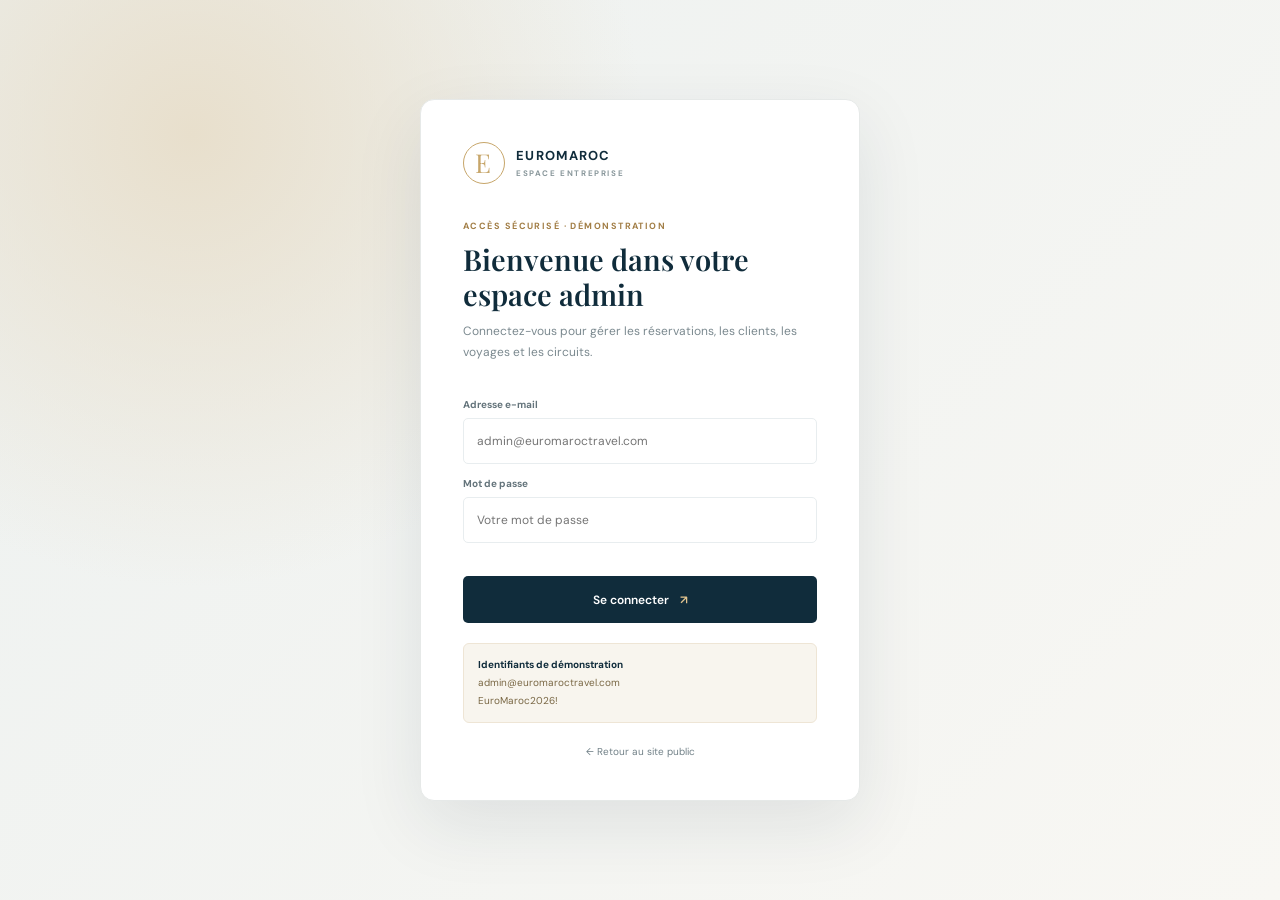
<file: crm/index.html>
<!doctype html><html lang="fr"><head><meta charset="utf-8"><meta name="viewport" content="width=device-width,initial-scale=1"><title>EuroMaroc Travel — Espace entreprise</title><link rel="preconnect" href="https://fonts.googleapis.com"><link href="https://fonts.googleapis.com/css2?family=DM+Sans:wght@400;500;600;700&family=Playfair+Display:wght@600&display=swap" rel="stylesheet"><link rel="stylesheet" href="../css/crm.css"></head><body>
<section id="login-screen" class="login-screen">
  <form id="login-form" class="login-card">
    <a class="login-logo" href="../index.html"><span>E</span><b>EUROMAROC<small>ESPACE ENTREPRISE</small></b></a>
    <div class="login-kicker">ACCÈS SÉCURISÉ · DÉMONSTRATION</div>
    <h1>Bienvenue dans votre espace admin</h1>
    <p>Connectez-vous pour gérer les réservations, les clients, les voyages et les circuits.</p>
    <label for="login-email">Adresse e-mail</label>
    <input id="login-email" type="email" autocomplete="username" placeholder="admin@euromaroctravel.com" required>
    <label for="login-password">Mot de passe</label>
    <input id="login-password" type="password" autocomplete="current-password" placeholder="Votre mot de passe" required>
    <p id="login-error" class="login-error" aria-live="polite"></p>
    <button class="login-submit" type="submit">Se connecter <span>↗</span></button>
    <div class="login-demo"><b>Identifiants de démonstration</b><br>admin@euromaroctravel.com<br>EuroMaroc2026!</div>
    <a class="back-public" href="../index.html">← Retour au site public</a>
  </form>
</section>
<div id="crm-app" hidden>
<aside class="sidebar"><a class="logo" href="../index.html"><span>E</span><b>EUROMAROC<small>ESPACE ENTREPRISE</small></b></a><div class="side-label">ESPACE DE TRAVAIL</div><button class="side-link active" data-page="dashboard">▦ <span>Tableau de bord</span></button><button class="side-link" data-page="bookings">▤ <span>Réservations</span><i id="pending-count">2</i></button><button class="side-link" data-page="clients">♙ <span>Clients</span></button><button class="side-link" data-page="tours">✧ <span>Voyages</span></button><button class="side-link" data-page="circuits">⌁ <span>Circuits</span></button><div class="side-bottom"><span class="demo-dot"></span> Mode démonstration<br><a href="../index.html">↗ Voir le site public</a></div></aside><main class="main"><header class="topbar"><div><span class="crumb">EuroMaroc Travel</span><b id="page-title">Tableau de bord</b></div><div class="top-actions"><span class="demo-pill">DONNÉES DE DÉMONSTRATION</span><div class="avatar">EM</div><button id="logout-btn" class="logout-btn" type="button">Déconnexion ↗</button></div></header><section id="view" class="view"></section></main><div id="modal" class="modal hidden"><div class="modal-card"><button class="modal-close" id="close-modal">×</button><div id="modal-content"></div></div></div></div>
<script src="../js/data.js"></script><script src="crm.js"></script></body></html>
</file>
<file: css/crm.css>
:root{--navy:#102c3b;--navy2:#183d4b;--gold:#c7a66a;--bg:#f5f7f8;--ink:#24343c;--muted:#7b898f;--line:#e8edef}*{box-sizing:border-box}body{margin:0;background:var(--bg);color:var(--ink);font-family:'DM Sans',sans-serif;font-size:13px}.sidebar{position:fixed;inset:0 auto 0 0;width:245px;background:var(--navy);color:#d5e0e2;padding:26px 17px;display:flex;flex-direction:column;z-index:3}.logo{display:flex;align-items:center;gap:10px;color:#fff;text-decoration:none;font-size:12px;letter-spacing:.1em;margin:0 8px 48px}.logo span{width:38px;height:38px;border:1px solid var(--gold);border-radius:50%;display:grid;place-items:center;font:24px 'Playfair Display';color:var(--gold)}.logo small{display:block;color:#91a6ac;font-size:8px;letter-spacing:.17em;margin-top:4px}.side-label{font-size:9px;letter-spacing:.16em;color:#7e969e;padding:0 10px 14px}.side-link{border:0;background:none;color:#b9c9cc;padding:13px 12px;display:flex;align-items:center;gap:12px;text-align:left;font:500 12px 'DM Sans';border-radius:7px;cursor:pointer;margin:2px 0}.side-link.active,.side-link:hover{background:#ffffff12;color:#fff}.side-link.active{box-shadow:inset 3px 0 var(--gold)}.side-link i{font-style:normal;margin-left:auto;background:#b88e4e;color:#fff;border-radius:12px;padding:2px 7px;font-size:9px}.side-bottom{margin-top:auto;border-top:1px solid #ffffff20;padding:20px 10px;color:#9fb1b5;font-size:10px;line-height:2}.side-bottom a{color:#e1c48f;text-decoration:none}.demo-dot{display:inline-block;width:7px;height:7px;background:#d9b76e;border-radius:50%;margin-right:6px}.main{margin-left:245px;min-height:100vh}.topbar{height:76px;background:#fff;border-bottom:1px solid var(--line);display:flex;justify-content:space-between;align-items:center;padding:0 36px}.crumb{display:block;font-size:10px;color:#99a5aa;margin-bottom:4px}.topbar b{font-size:15px;color:var(--navy)}.top-actions{display:flex;align-items:center;gap:18px}.demo-pill{font-size:9px;letter-spacing:.08em;color:#98753d;background:#f8f1e4;padding:8px 10px;border-radius:4px}.avatar{width:34px;height:34px;border-radius:50%;background:#e8eff0;color:var(--navy);display:grid;place-items:center;font-weight:700}.view{max-width:1400px;margin:auto;padding:32px 36px}.welcome{display:flex;justify-content:space-between;align-items:end;margin-bottom:25px}.welcome h1{font:600 30px 'Playfair Display';color:var(--navy);margin:7px 0}.welcome p{color:var(--muted);margin:0}.eyebrow{font-size:9px;letter-spacing:.17em;text-transform:uppercase;color:#ad8950;font-weight:700}.btn{border:0;background:var(--navy);color:#fff;padding:11px 15px;border-radius:5px;font:600 11px 'DM Sans';cursor:pointer}.btn.gold{background:var(--gold);color:#132f3c}.btn.light{background:#edf2f3;color:var(--navy)}.stats{display:grid;grid-template-columns:repeat(4,1fr);gap:15px;margin-bottom:22px}.stat-card,.panel{background:#fff;border:1px solid var(--line);border-radius:8px;padding:20px}.stat-card span{font-size:10px;color:var(--muted)}.stat-card strong{display:block;font:600 28px 'Playfair Display';color:var(--navy);margin:10px 0 4px}.stat-card small{font-size:10px;color:#8d9a9e}.columns{display:grid;grid-template-columns:1.5fr 1fr;gap:18px}.panel h3{font:600 18px 'Playfair Display';color:var(--navy);margin:0 0 17px}.panel-head{display:flex;justify-content:space-between;align-items:center;margin-bottom:14px}.panel-head h3{margin:0}.text-link{color:#a27f48;text-decoration:none;font-size:10px;font-weight:700}.table-wrap{overflow:auto}table{width:100%;border-collapse:collapse;white-space:nowrap}th{text-align:left;font-size:9px;text-transform:uppercase;letter-spacing:.08em;color:#9aa6aa;background:#fafbfb;padding:12px 10px}td{padding:13px 10px;border-top:1px solid #edf0f1;font-size:11px;color:#4d5d64}td strong{color:var(--navy)}.status{display:inline-block;border-radius:20px;padding:5px 9px;font-size:9px;background:#f7f0e2;color:#98743d}.status.Confirmée,.status.Actif,.status.Publié{background:#e8f3ed;color:#377557}.status.Annulée{background:#f9eaea;color:#a34c4c}.status.Terminée{background:#edf0f2;color:#64747b}.toolbar{display:flex;gap:10px;margin:22px 0;flex-wrap:wrap}.toolbar input,.toolbar select,.field input,.field select,.field textarea{border:1px solid var(--line);border-radius:5px;padding:11px 12px;font:12px 'DM Sans';background:#fff;color:var(--ink)}.toolbar input{min-width:240px}.empty{padding:35px;text-align:center;color:var(--muted)}.modal{position:fixed;inset:0;background:#081e2b80;display:grid;place-items:center;padding:20px;z-index:8}.modal.hidden{display:none}.modal-card{background:#fff;width:min(600px,100%);max-height:90vh;overflow:auto;padding:28px;border-radius:10px;position:relative}.modal-close{position:absolute;right:17px;top:12px;border:0;background:none;font-size:25px;color:#738188;cursor:pointer}.modal-card h2{font:600 25px 'Playfair Display';color:var(--navy);margin:0 0 20px}.form-grid{display:grid;grid-template-columns:1fr 1fr;gap:13px}.field{display:grid;gap:6px}.field.full{grid-column:1/-1}.field label{font-size:10px;color:#7b898f}.field input,.field select,.field textarea{width:100%}.form-actions{display:flex;justify-content:end;gap:9px;margin-top:20px}.bars{display:flex;align-items:end;gap:12px;height:160px;padding-top:15px}.bar-col{flex:1;text-align:center;height:100%;display:flex;flex-direction:column;justify-content:end;gap:8px}.bar{background:#c8a66a;border-radius:4px 4px 0 0;min-height:5px}.bar-col span{font-size:9px;color:#88969b}.legend{display:flex;gap:14px;flex-wrap:wrap;color:var(--muted);font-size:10px;margin-top:15px}.legend i{display:inline-block;width:7px;height:7px;border-radius:50%;background:#c8a66a;margin-right:5px}.notice{background:#fff9ed;border:1px solid #f0e4cd;color:#866d44;padding:12px 14px;border-radius:6px;font-size:10px;margin-bottom:20px}@media(max-width:950px){.sidebar{width:72px;padding:20px 9px}.logo{margin:0 7px 40px}.logo b,.side-label,.side-link span,.side-bottom{display:none}.side-link{justify-content:center;font-size:18px}.side-link i{display:none}.main{margin-left:72px}.stats{grid-template-columns:repeat(2,1fr)}}@media(max-width:650px){.topbar{padding:0 16px}.demo-pill{display:none}.view{padding:23px 15px}.welcome{display:block}.welcome .btn{margin-top:15px}.stats{grid-template-columns:1fr 1fr;gap:8px}.stat-card{padding:14px}.columns{grid-template-columns:1fr}.form-grid{grid-template-columns:1fr}.field.full{grid-column:auto}.toolbar input{min-width:100%;width:100%}.toolbar select{flex:1}.panel{padding:14px}}

/* Authentification frontend de démonstration */
[hidden]{display:none!important}.login-screen{min-height:100vh;display:grid;place-items:center;padding:28px;background:radial-gradient(circle at 15% 15%,#e8dfcc 0,transparent 34%),linear-gradient(135deg,#edf1f0,#f8f7f3)}.login-card{width:min(440px,100%);background:#fff;padding:42px;border:1px solid #e6e9e8;border-radius:14px;box-shadow:0 24px 70px #102c3b18;display:flex;flex-direction:column}.login-logo{display:flex;align-items:center;gap:11px;color:var(--navy);text-decoration:none;font-size:13px;letter-spacing:.1em;margin-bottom:36px}.login-logo span{width:42px;height:42px;border:1px solid var(--gold);border-radius:50%;display:grid;place-items:center;font:26px 'Playfair Display';color:var(--gold)}.login-logo small{display:block;font-size:8px;color:#89979b;letter-spacing:.2em;margin-top:4px}.login-kicker{font-size:9px;letter-spacing:.16em;color:#a27e46;font-weight:700}.login-card h1{font:600 29px/1.2 'Playfair Display';color:var(--navy);margin:10px 0}.login-card>p:not(.login-error){color:var(--muted);font-size:12px;line-height:1.7;margin:0 0 23px}.login-card label{font-size:10px;color:#64747b;font-weight:700;margin:13px 0 7px}.login-card input{height:46px;border:1px solid var(--line);border-radius:5px;padding:0 13px;font:12px 'DM Sans';outline:none}.login-card input:focus{border-color:var(--gold);box-shadow:0 0 0 3px #c7a66a22}.login-error{min-height:16px;color:#b34b4b;font-size:11px;margin:8px 0 0}.login-submit{height:47px;border:0;border-radius:5px;background:var(--navy);color:#fff;font:600 12px 'DM Sans';cursor:pointer;margin-top:9px}.login-submit span{color:#e1c48f;margin-left:8px}.login-demo{background:#f8f5ee;border:1px solid #eee5d5;border-radius:6px;padding:12px 14px;margin-top:20px;color:#796744;font-size:10px;line-height:1.8}.login-demo b{color:var(--navy)}.back-public{color:#718087;text-decoration:none;font-size:10px;text-align:center;margin-top:22px}.logout-btn{border:1px solid #e6e9e8;background:#fff;color:var(--navy);padding:9px 12px;border-radius:5px;font:600 10px 'DM Sans';cursor:pointer}.logout-btn:hover{background:#f8f5ee;border-color:var(--gold)}
@media(max-width:650px){.login-card{padding:28px 22px}.top-actions{gap:8px}.logout-btn{padding:8px}.avatar{display:none}}
</file>
